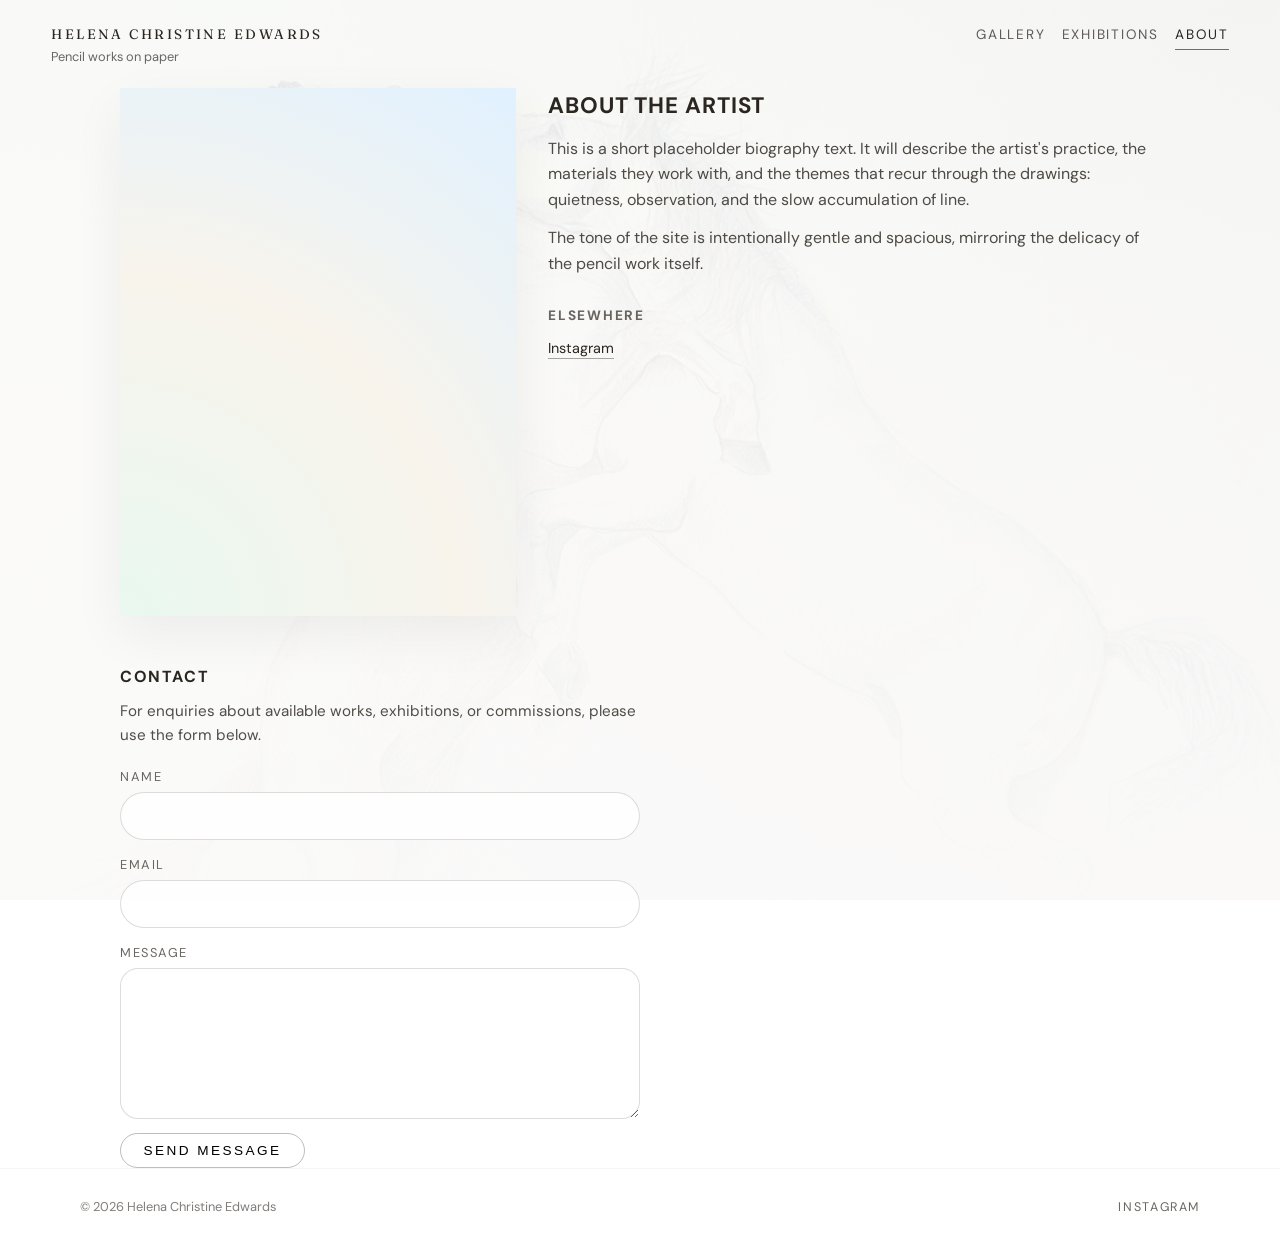
<file: about.html>
<!DOCTYPE html>
<html lang="en">
  <head>
    <meta charset="UTF-8" />
    <meta name="viewport" content="width=device-width, initial-scale=1.0" />
    <title>Helena Christine Edwards — About</title>
    <link rel="preconnect" href="https://fonts.googleapis.com" />
    <link rel="preconnect" href="https://fonts.gstatic.com" crossorigin />
    <link
      href="https://fonts.googleapis.com/css2?family=DM+Sans:wght@300;400;500&family=Fraunces:ital,opsz,wght@0,9..144,400;0,9..144,500;0,9..144,600;1,9..144,400&display=swap"
      rel="stylesheet"
    />
    <link rel="stylesheet" href="styles.css" />
  </head>
  <body>
    <header class="site-header">
      <div class="site-title-block">
        <a href="index.html" class="site-title">Helena Christine Edwards</a>
        <p class="site-subtitle">Pencil works on paper</p>
      </div>
      <nav class="nav">
        <a href="index.html" class="nav-link">Gallery</a>
        <a href="exhibitions.html" class="nav-link">Exhibitions</a>
        <a href="about.html" class="nav-link nav-link-active">About</a>
      </nav>
    </header>

    <main class="main main-about">
      <section class="about-layout">
        <div class="about-photo">
          <div class="portrait-placeholder pastel-3"></div>
        </div>
        <div class="about-text">
          <h1>About the artist</h1>
          <p>
            This is a short placeholder biography text. It will describe the artist's practice, the
            materials they work with, and the themes that recur through the drawings: quietness,
            observation, and the slow accumulation of line.
          </p>
          <p>
            The tone of the site is intentionally gentle and spacious, mirroring the delicacy of the
            pencil work itself.
          </p>

          <div class="about-socials">
            <h2>Elsewhere</h2>
            <ul class="social-list">
              <li>
                <a class="inline-link" href="https://instagram.com/" target="_blank" rel="noreferrer">
                  Instagram
                </a>
              </li>
            </ul>
          </div>
        </div>
      </section>

      <section class="contact">
        <h2>Contact</h2>
        <p>
          For enquiries about available works, exhibitions, or commissions, please use the form
          below.
        </p>

        <form class="contact-form" action="#" method="post">
          <div class="form-row">
            <label for="name">Name</label>
            <input id="name" name="name" type="text" autocomplete="name" required />
          </div>
          <div class="form-row">
            <label for="email">Email</label>
            <input id="email" name="email" type="email" autocomplete="email" required />
          </div>
          <div class="form-row">
            <label for="message">Message</label>
            <textarea id="message" name="message" rows="5" required></textarea>
          </div>
          <button type="submit" class="button-ghost">Send message</button>
        </form>
      </section>
    </main>

    <footer class="site-footer">
      <div class="site-footer-inner">
        <p class="site-footer-copy">&copy; <span id="year"></span> Helena Christine Edwards</p>
        <ul class="footer-socials">
          <li>
            <a href="https://instagram.com/" target="_blank" rel="noreferrer">Instagram</a>
          </li>
        </ul>
      </div>
    </footer>

    <script src="script.js"></script>
  </body>
  </html>
</file>
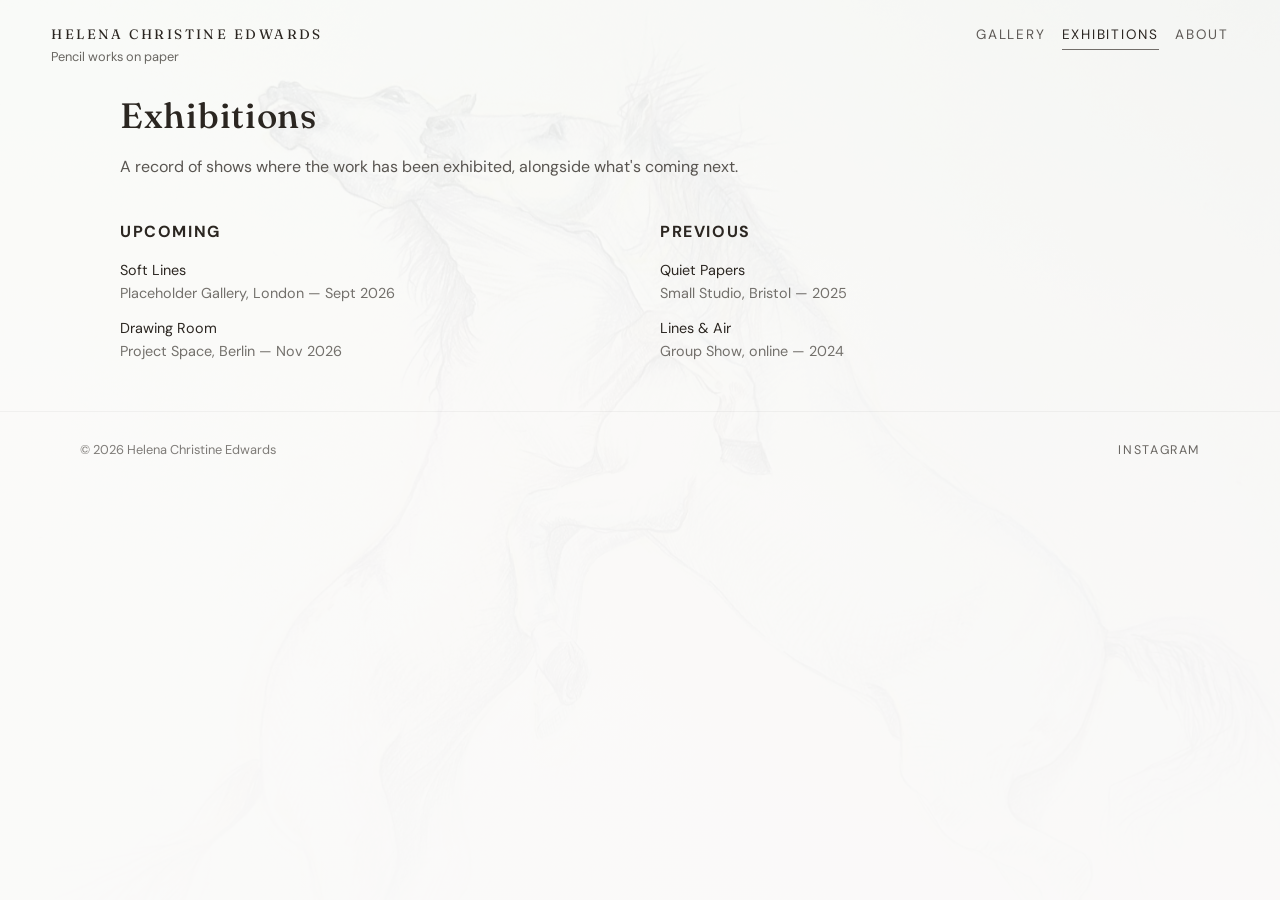
<file: exhibitions.html>
<!DOCTYPE html>
<html lang="en">
  <head>
    <meta charset="UTF-8" />
    <meta name="viewport" content="width=device-width, initial-scale=1.0" />
    <title>Helena Christine Edwards — Exhibitions</title>
    <link rel="preconnect" href="https://fonts.googleapis.com" />
    <link rel="preconnect" href="https://fonts.gstatic.com" crossorigin />
    <link
      href="https://fonts.googleapis.com/css2?family=DM+Sans:wght@300;400;500&family=Fraunces:ital,opsz,wght@0,9..144,400;0,9..144,500;0,9..144,600;1,9..144,400&display=swap"
      rel="stylesheet"
    />
    <link rel="stylesheet" href="styles.css" />
  </head>
  <body>
    <header class="site-header">
      <div class="site-title-block">
        <a href="index.html" class="site-title">Helena Christine Edwards</a>
        <p class="site-subtitle">Pencil works on paper</p>
      </div>
      <nav class="nav">
        <a href="index.html" class="nav-link">Gallery</a>
        <a href="exhibitions.html" class="nav-link nav-link-active">Exhibitions</a>
        <a href="about.html" class="nav-link">About</a>
      </nav>
    </header>

    <main class="main main-exhibitions">
      <section class="exhibitions-intro">
        <h1>Exhibitions</h1>
        <p>A record of shows where the work has been exhibited, alongside what's coming next.</p>
      </section>

      <section class="exhibitions-columns">
        <div>
          <h2>Upcoming</h2>
          <ul class="exhibition-list">
            <li>
              <span class="exhibition-title">Soft Lines</span>
              <span class="exhibition-meta">Placeholder Gallery, London — Sept 2026</span>
            </li>
            <li>
              <span class="exhibition-title">Drawing Room</span>
              <span class="exhibition-meta">Project Space, Berlin — Nov 2026</span>
            </li>
          </ul>
        </div>
        <div>
          <h2>Previous</h2>
          <ul class="exhibition-list">
            <li>
              <span class="exhibition-title">Quiet Papers</span>
              <span class="exhibition-meta">Small Studio, Bristol — 2025</span>
            </li>
            <li>
              <span class="exhibition-title">Lines &amp; Air</span>
              <span class="exhibition-meta">Group Show, online — 2024</span>
            </li>
          </ul>
        </div>
      </section>
    </main>

    <footer class="site-footer">
      <div class="site-footer-inner">
        <p class="site-footer-copy">&copy; <span id="year"></span> Helena Christine Edwards</p>
        <ul class="footer-socials">
          <li>
            <a href="https://instagram.com/" target="_blank" rel="noreferrer">Instagram</a>
          </li>
        </ul>
      </div>
    </footer>

    <script src="script.js"></script>
  </body>
  </html>
</file>
<file: styles.css>
*,
*::before,
*::after {
    box-sizing: border-box;
}

html,
body {
    margin: 0;
    padding: 0;
}

:root {
    /* Change this to pick a different full-page background image */
    --site-bg-image: url("img/bg.JPG");
}

body {
    font-family:
        "DM Sans",
        system-ui,
        -apple-system,
        BlinkMacSystemFont,
        "Helvetica Neue",
        Arial,
        sans-serif;
    /* background: radial-gradient(circle at 0% 0%, #f0f8f1 0%, #faf8f5 45%, #f4f8ef 100%); */
    position: relative;
    color: #2b2621;
    line-height: 1.6;
    -webkit-font-smoothing: antialiased;
}

body::before {
    content: "";
    position: fixed;
    inset: 0;
    z-index: 0;
    pointer-events: none;
    background-image:
        linear-gradient(
            180deg,
            rgba(240, 248, 241, 0.7) 0%,
            rgba(250, 248, 245, 0.82) 45%,
            rgba(250, 248, 245, 0.96) 100%
        ),
        var(--site-bg-image);
    background-size: cover;
    background-position: center 30%;
    filter: saturate(0.75) contrast(0.92) blur(0px);
    opacity: 0.32;
}

body > * {
    position: relative;
    z-index: 1;
}

a {
    color: inherit;
    text-decoration-thickness: 0.06em;
    text-underline-offset: 0.18em;
}

a:hover {
    text-decoration: underline;
}

.site-header {
    position: sticky;
    top: 0;
    z-index: 10;
    display: flex;
    align-items: baseline;
    justify-content: space-between;
    padding: 1.5rem 4vw 1.25rem;
}

.site-title-block {
    display: flex;
    flex-direction: column;
    gap: 0.1rem;
}

.site-title {
    font-family:
        "Fraunces", "Times New Roman", "Georgia", "Iowan Old Style", serif;
    letter-spacing: 0.18em;
    text-transform: uppercase;
    font-size: 0.85rem;
    text-decoration: none;
}

.site-subtitle {
    margin: 0;
    font-size: 0.8rem;
    color: rgba(43, 38, 33, 0.7);
}

.nav {
    display: flex;
    gap: 1rem;
    font-size: 0.85rem;
    text-transform: uppercase;
    letter-spacing: 0.13em;
}

.nav-link {
    text-decoration: none;
    padding-bottom: 0.2rem;
    border-bottom: 1px solid transparent;
    color: rgba(43, 38, 33, 0.75);
}

.nav-link-active {
    border-color: rgba(43, 38, 33, 0.65);
    color: #2b2621;
}

.main {
    margin: 0 auto;
}

.intro {
    max-width: 480px;
    font-size: 0.95rem;
    color: rgba(43, 38, 33, 0.8);
    margin-bottom: 2.5rem;
}

.gallery {
    column-count: 3;
    column-gap: 1.25rem;
}

.gallery-item {
    break-inside: avoid;
    margin-bottom: 1.25rem;
    cursor: pointer;
}

.gallery-thumb {
    width: 100%;
    box-shadow: 0 14px 40px rgba(0, 0, 0, 0.04);
    aspect-ratio: 4 / 5;
    display: block;
    object-fit: cover;
    object-position: center;
}

.gallery-item.wide .gallery-thumb {
    aspect-ratio: 5 / 3;
}

.gallery-item.tall .gallery-thumb {
    aspect-ratio: 3 / 5;
}

.pastel-1 {
    background: radial-gradient(circle at 0% 0%, #fce1e9, #f9f1e7 55%, #f2f7ff);
}

.pastel-2 {
    background: radial-gradient(
        circle at 100% 0%,
        #e2f6ff,
        #f5f2ff 58%,
        #ffe9f4
    );
}

.pastel-3 {
    background: radial-gradient(
        circle at 0% 100%,
        #e9f8f0,
        #f8f4ec 52%,
        #e0f1ff
    );
}

.pastel-4 {
    background: radial-gradient(
        circle at 20% 0%,
        #f8e5ff,
        #fef6e7 55%,
        #f0f7ff
    );
}

.pastel-5 {
    background: radial-gradient(
        circle at 80% 100%,
        #e8f4ff,
        #fff3ec 55%,
        #f9f0ff
    );
}

.pastel-6 {
    background: radial-gradient(
        circle at 50% 0%,
        #fdf0e1,
        #f1f8ff 55%,
        #f5ecff
    );
}

.pastel-7 {
    background: radial-gradient(
        circle at 10% 90%,
        #ecf8ff,
        #fff4ec 55%,
        #f7f0ff
    );
}

.pastel-8 {
    background: radial-gradient(
        circle at 90% 10%,
        #f9e5ff,
        #f7f5ed 55%,
        #e9f7ff
    );
}

.modal {
    position: fixed;
    inset: 0;
    display: none;
    align-items: center;
    justify-content: center;
    z-index: 20;
}

.modal.is-open {
    display: flex;
}

.modal-backdrop {
    position: absolute;
    inset: 0;
    background: rgba(20, 14, 8, 0.28);
    backdrop-filter: blur(10px);
}

.modal-inner {
    position: relative;
    max-width: 960px;
    width: min(90vw, 960px);
    margin: 2rem;
    background: rgba(250, 248, 245, 0.98);
    border-radius: 18px;
    box-shadow: 0 24px 80px rgba(0, 0, 0, 0.18);
    padding: 1.5rem 1.75rem 1.75rem;
    display: grid;
    grid-template-columns: minmax(0, 3fr) minmax(0, 2fr);
    gap: 1.75rem;
    z-index: 1;
}

.modal-close {
    position: absolute;
    top: 0.6rem;
    right: 0.9rem;
    border: none;
    background: none;
    font-size: 1.4rem;
    line-height: 1;
    cursor: pointer;
    color: rgba(43, 38, 33, 0.7);
}

.modal-image-wrapper {
    overflow: hidden;
}

.modal-image {
    width: 100%;
    aspect-ratio: 4 / 5;
    display: block;
    object-fit: contain;
    background: rgba(255, 255, 255, 0.5);
}

.modal-meta {
    font-size: 0.95rem;
    color: rgba(43, 38, 33, 0.85);
    align-self: center;
}

.modal-title {
    margin: 0 0 0.4rem;
    font-size: 1.05rem;
    font-weight: 500;
}

.modal-caption {
    margin: 0;
    color: rgba(43, 38, 33, 0.7);
}

.site-footer {
    padding: 1.75rem 4vw 2rem;
    border-top: 1px solid rgba(0, 0, 0, 0.04);
    font-size: 0.8rem;
    color: rgba(43, 38, 33, 0.6);
}

.site-footer-inner {
    display: flex;
    flex-wrap: wrap;
    justify-content: space-between;
    align-items: baseline;
    gap: 1rem 2rem;
    max-width: 1120px;
    margin: 0 auto;
}

.site-footer-copy {
    margin: 0;
}

.footer-socials {
    list-style: none;
    margin: 0;
    padding: 0;
    display: flex;
    gap: 1.25rem;
    text-transform: uppercase;
    letter-spacing: 0.13em;
    font-size: 0.78rem;
}

.footer-socials a {
    text-decoration: none;
    color: rgba(43, 38, 33, 0.7);
    padding-bottom: 0.15rem;
    border-bottom: 1px solid transparent;
}

.footer-socials a:hover {
    border-color: rgba(43, 38, 33, 0.5);
    color: #2b2621;
}

.main-about {
    max-width: 1040px;
}

.about-layout {
    display: grid;
    grid-template-columns: minmax(0, 1.1fr) minmax(0, 1.7fr);
    gap: 2rem;
    align-items: start;
    margin-bottom: 3rem;
}

.about-photo {
    position: sticky;
    top: 5.5rem;
}

.portrait-placeholder {
    width: 100%;
    aspect-ratio: 3 / 4;
    box-shadow: 0 18px 50px rgba(0, 0, 0, 0.06);
}

.about-text h1 {
    margin-top: 0;
    margin-bottom: 0.75rem;
    font-size: 1.4rem;
    letter-spacing: 0.04em;
    text-transform: uppercase;
}

.about-text p {
    margin-top: 0;
    margin-bottom: 0.8rem;
    color: rgba(43, 38, 33, 0.83);
}

.about-meta {
    margin-top: 1.2rem;
    font-size: 0.9rem;
}

.about-socials {
    margin-top: 1.8rem;
}

.about-socials h2 {
    margin: 0 0 0.6rem;
    font-size: 0.85rem;
    text-transform: uppercase;
    letter-spacing: 0.13em;
    color: rgba(43, 38, 33, 0.7);
}

.social-list {
    list-style: none;
    margin: 0;
    padding: 0;
    display: flex;
    flex-wrap: wrap;
    gap: 1.25rem;
    font-size: 0.9rem;
}

.inline-link {
    border-bottom: 1px solid rgba(43, 38, 33, 0.4);
    text-decoration: none;
    padding-bottom: 0.1rem;
}

.inline-link:hover {
    border-color: rgba(43, 38, 33, 0.8);
}

.main-exhibitions {
    max-width: 1040px;
}

.exhibitions-intro {
    margin-bottom: 2.5rem;
    max-width: 640px;
}

.exhibitions-intro h1 {
    margin: 0 0 0.6rem;
    font-family:
        "Fraunces", "Times New Roman", "Georgia", "Iowan Old Style", serif;
    font-size: clamp(1.6rem, 3vw, 2.2rem);
    font-weight: 500;
    letter-spacing: 0.02em;
}

.exhibitions-intro p {
    margin: 0;
    color: rgba(43, 38, 33, 0.78);
}

.exhibitions-columns {
    display: grid;
    grid-template-columns: repeat(auto-fit, minmax(240px, 1fr));
    gap: 2.5rem;
    margin-bottom: 3rem;
}

.exhibitions-columns h2 {
    margin-top: 0;
    margin-bottom: 0.85rem;
    font-size: 1rem;
    text-transform: uppercase;
    letter-spacing: 0.1em;
}

.exhibition-list {
    list-style: none;
    margin: 0;
    padding: 0;
    font-size: 0.9rem;
}

.exhibition-list li + li {
    margin-top: 0.75rem;
}

.exhibition-title {
    display: block;
}

.exhibition-meta {
    display: block;
    color: rgba(43, 38, 33, 0.65);
}

.contact {
    max-width: 520px;
}

.contact h2 {
    margin-top: 0;
    margin-bottom: 0.6rem;
    font-size: 1rem;
    text-transform: uppercase;
    letter-spacing: 0.1em;
}

.contact p {
    margin-top: 0;
    margin-bottom: 1.2rem;
    font-size: 0.95rem;
    color: rgba(43, 38, 33, 0.82);
}

.contact-form {
    display: flex;
    flex-direction: column;
    gap: 0.9rem;
}

.form-row {
    display: flex;
    flex-direction: column;
    gap: 0.3rem;
}

.form-row label {
    font-size: 0.8rem;
    text-transform: uppercase;
    letter-spacing: 0.12em;
    color: rgba(43, 38, 33, 0.7);
}

.form-row input,
.form-row textarea {
    border-radius: 999px;
    border: 1px solid rgba(43, 38, 33, 0.16);
    padding: 0.65rem 0.9rem;
    font: inherit;
    background: rgba(255, 255, 255, 0.8);
}

.form-row textarea {
    border-radius: 18px;
    resize: vertical;
}

.form-row input:focus,
.form-row textarea:focus {
    outline: none;
    border-color: rgba(43, 38, 33, 0.5);
    box-shadow: 0 0 0 1px rgba(43, 38, 33, 0.05);
}

.button-ghost {
    align-self: flex-start;
    border-radius: 999px;
    padding: 0.55rem 1.4rem;
    font-size: 0.85rem;
    text-transform: uppercase;
    letter-spacing: 0.18em;
    border: 1px solid rgba(43, 38, 33, 0.3);
    background: transparent;
    cursor: pointer;
}

.button-ghost:hover {
    background: rgba(43, 38, 33, 0.04);
}

@media (max-width: 900px) {
    .gallery {
        column-count: 2;
    }

    .modal-inner {
        grid-template-columns: minmax(0, 1fr);
    }

    .about-layout {
        grid-template-columns: minmax(0, 1fr);
    }

    .about-photo {
        position: static;
    }
}

@media (max-width: 640px) {
    .site-header {
        flex-direction: column;
        align-items: flex-start;
        gap: 0.8rem;
    }

    .nav {
        font-size: 0.8rem;
    }

    .gallery {
        column-count: 1;
    }

    .main {
        padding-inline: 5vw;
    }

    .hero {
        padding: 2.5rem 1.1rem 1.75rem;
    }

    .modal-inner {
        margin-inline: 1rem;
        padding-inline: 1.2rem;
    }
}
</file>
